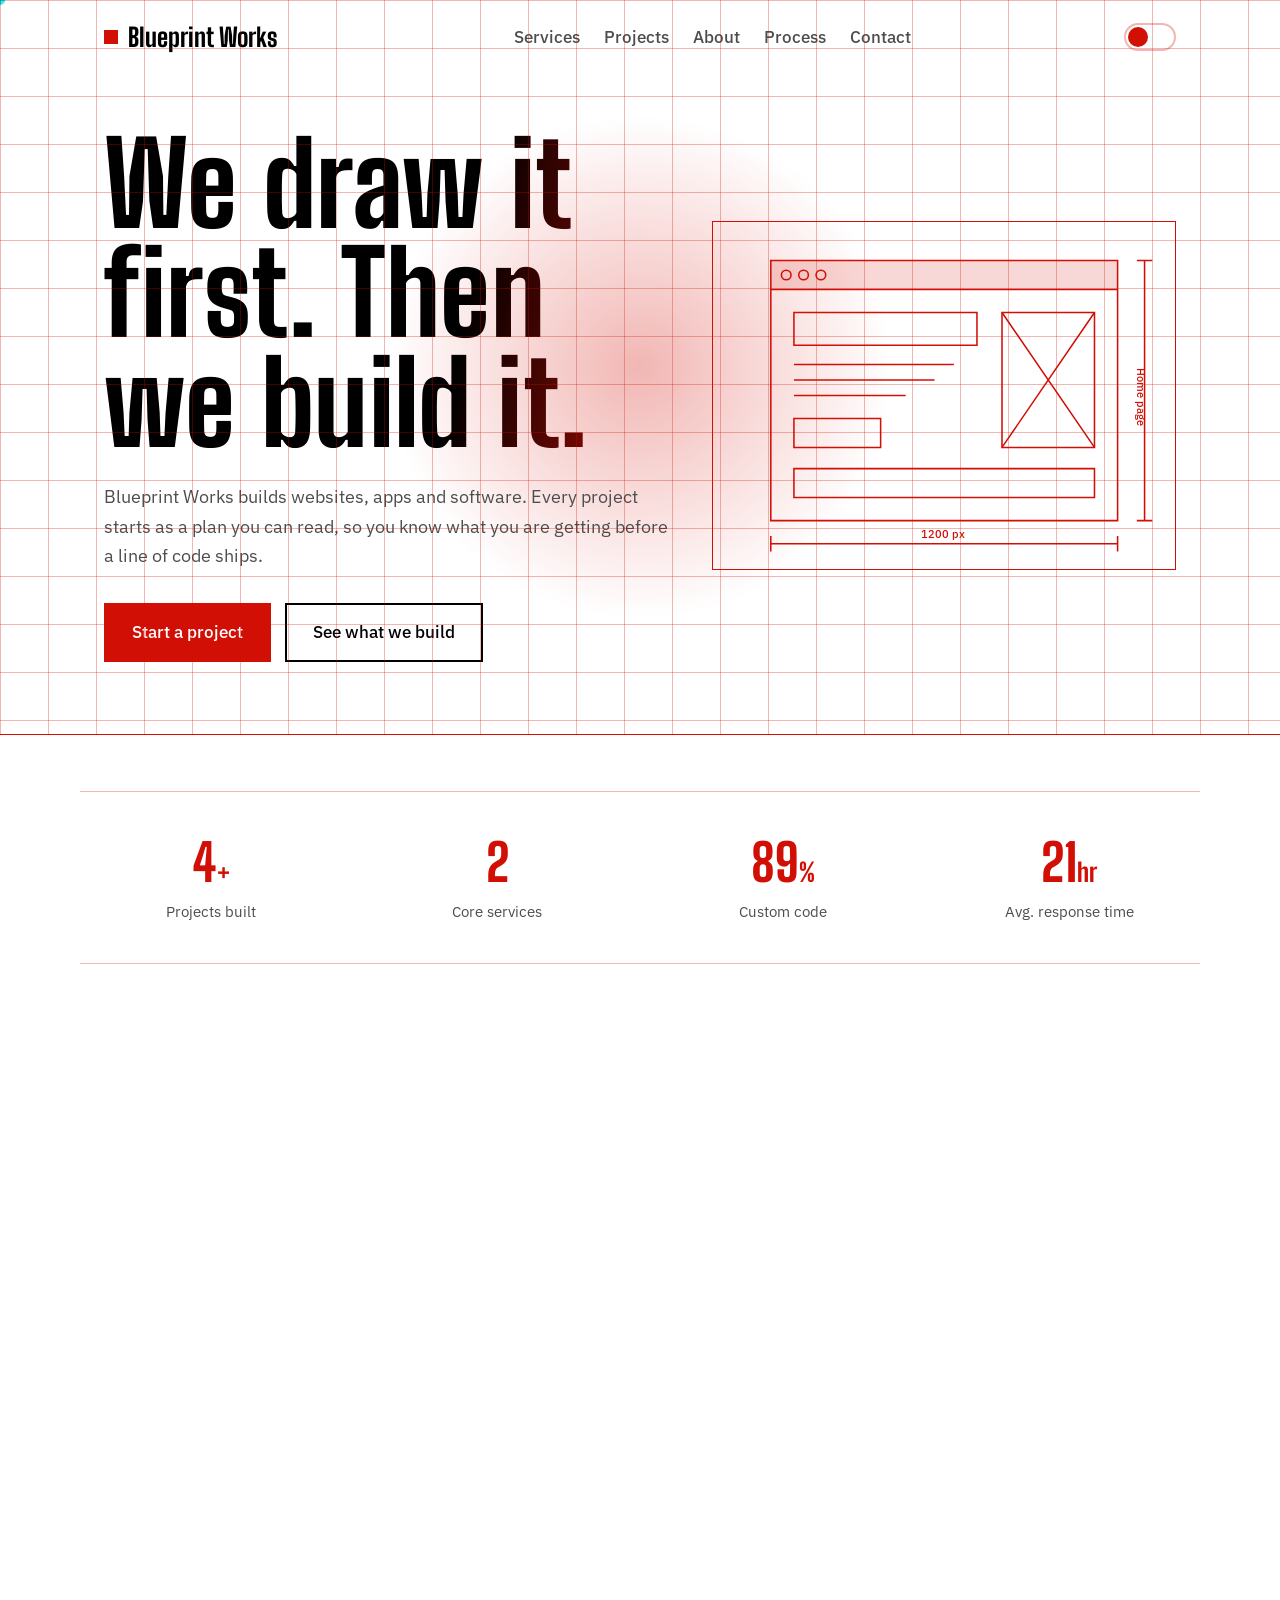
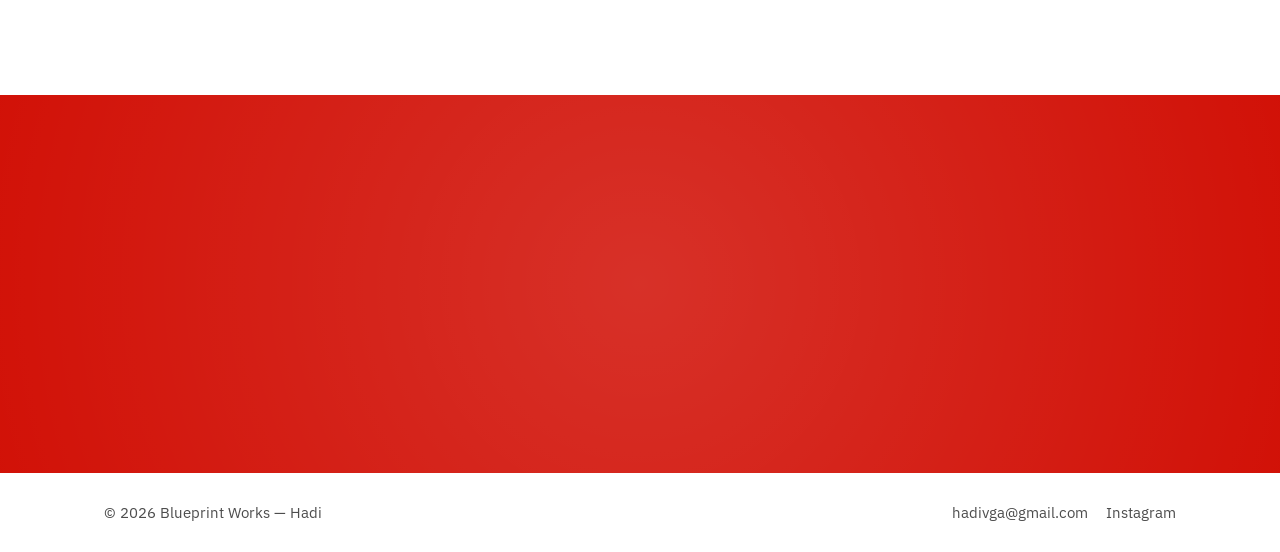
<file: index.html>
<!DOCTYPE html>
<html lang="en">
<head>
<meta charset="utf-8">
<meta name="viewport" content="width=device-width, initial-scale=1, viewport-fit=cover">
<title>Websites, apps and software | Blueprint Works</title>
<meta name="description" content="Blueprint Works builds custom websites, apps and software with clean, modern code. See what we build and start your project today.">
<meta property="og:title" content="Websites, apps and software | Blueprint Works">
<meta property="og:description" content="Blueprint Works builds custom websites, apps and software with clean, modern code. See what we build and start your project today.">
<meta property="og:type" content="website">
<meta property="og:url" content="https://blueprint-works.vercel.app/">
<meta name="twitter:card" content="summary">
<meta name="twitter:title" content="Websites, apps and software | Blueprint Works">
<meta name="twitter:description" content="Blueprint Works builds custom websites, apps and software with clean, modern code. See what we build and start your project today.">
<link rel="preconnect" href="https://fonts.googleapis.com">
<link rel="preconnect" href="https://fonts.gstatic.com" crossorigin>
<link href="https://fonts.googleapis.com/css2?family=Big+Shoulders+Display:wght@700;800&family=IBM+Plex+Sans:wght@400;500&display=swap" rel="stylesheet">
<link rel="icon" href="data:image/svg+xml,%3Csvg xmlns=%27http://www.w3.org/2000/svg%27 viewBox=%270 0 64 64%27%3E%3Crect width=%2764%27 height=%2764%27 fill=%27%23000%27/%3E%3Crect x=%2712%27 y=%2712%27 width=%2740%27 height=%2740%27 fill=%27none%27 stroke=%27%23d10f05%27 stroke-width=%274%27/%3E%3Cline x1=%2712%27 y1=%2732%27 x2=%2752%27 y2=%2732%27 stroke=%27%23d10f05%27 stroke-width=%274%27/%3E%3C/svg%3E">
<link rel="stylesheet" href="style.css">
</head>
<body>
<div class="hero">
  <div class="wrap">
    <header>
      <a class="logo" href="index.html"><i></i>Blueprint Works</a>
      <nav><a href="services.html">Services</a><a href="projects.html">Projects</a><a href="about.html">About</a><a href="process.html">Process</a><a class="keep" href="contact.html">Contact</a></nav>
      <button class="theme-toggle" id="theme-toggle" type="button" aria-label="Switch between light and dark mode"><span class="knob"></span></button>
    </header>
  </div>
  <div class="wrap hero-main" id="top">
    <div>
      <h1>We draw it first. Then we build it.</h1>
      <p>Blueprint Works builds websites, apps and software. Every project starts as a plan you can read, so you know what you are getting before a line of code ships.</p>
      <div class="btns">
        <a class="btn" href="contact.html">Start a project</a>
        <a class="btn alt" href="services.html">See what we build</a>
      </div>
    </div>
    <svg class="plan" viewBox="0 0 480 360" role="img" aria-label="Blueprint sketch of a website layout with dimension lines">
      <rect class="f" x="60" y="40" width="360" height="30"/>
      <rect class="d" pathLength="1" x="60" y="40" width="360" height="270"/>
      <path class="d" pathLength="1" d="M60 70H420"/>
      <circle class="d" pathLength="1" cx="76" cy="55" r="5"/>
      <circle class="d" pathLength="1" cx="94" cy="55" r="5"/>
      <circle class="d" pathLength="1" cx="112" cy="55" r="5"/>
      <rect class="d" pathLength="1" x="84" y="94" width="190" height="34"/>
      <path class="d" pathLength="1" d="M84 148H250M84 164H230M84 180H200"/>
      <rect class="d" pathLength="1" x="84" y="204" width="90" height="30"/>
      <rect class="d" pathLength="1" x="300" y="94" width="96" height="140"/>
      <path class="d" pathLength="1" d="M300 94L396 234M396 94L300 234"/>
      <rect class="d" pathLength="1" x="84" y="256" width="312" height="30"/>
      <path class="d" pathLength="1" d="M60 334H420M60 326V342M420 326V342"/>
      <text x="216" y="328">1200 px</text>
      <path class="d" pathLength="1" d="M448 40V310M440 40H456M440 310H456"/>
      <text x="0" y="0" transform="translate(440 182) rotate(90)" text-anchor="middle">Home page</text>
    </svg>
  </div>
</div>
<section class="stats">
  <div class="wrap stats-grid">
    <div class="stat reveal" style="--i:0"><span class="num" data-count="5">0</span><span class="plus">+</span><p>Projects built</p></div>
    <div class="stat reveal" style="--i:1"><span class="num" data-count="3">0</span><p>Core services</p></div>
    <div class="stat reveal" style="--i:2"><span class="num" data-count="100">0</span><span class="plus">%</span><p>Custom code</p></div>
    <div class="stat reveal" style="--i:3"><span class="num" data-count="24">0</span><span class="plus">hr</span><p>Avg. response time</p></div>
  </div>
</section>
<section id="build">
  <div class="wrap">
    <h2 class="reveal">What we build</h2>
    <div class="row reveal"><h3><a href="services.html">Websites</a></h3><p>Landing pages, portfolios and small business sites that load fast and read well on a phone.</p></div>
    <div class="row reveal"><h3><a href="services.html">Apps</a></h3><p>Web apps you use more than once: trackers, dashboards, calculators and internal tools.</p></div>
    <div class="row reveal"><h3><a href="services.html">Software</a></h3><p>Custom utilities and automations that take over a repetitive job so you can skip it.</p></div>
    <div class="more reveal"><a class="btn alt" href="services.html">See all services</a></div>
  </div>
</section>
<div class="cta">
  <div class="wrap reveal">
    <h2>Have something to build?</h2>
    <p>Send a few lines about your idea. We reply with questions or a first plan.</p>
    <a class="btn" href="contact.html">Start a project</a>
  </div>
</div>
<footer><div class="wrap"><span>&copy; 2026 Blueprint Works &mdash; Hadi</span><span class="foot-links"><a href="mailto:hadivga@gmail.com">hadivga@gmail.com</a><a href="https://www.instagram.com/hadi_bin_yoosuf/" target="_blank" rel="noopener">Instagram</a></span></div></footer>
<script src="script.js"></script>
</body>
</html>
</file>
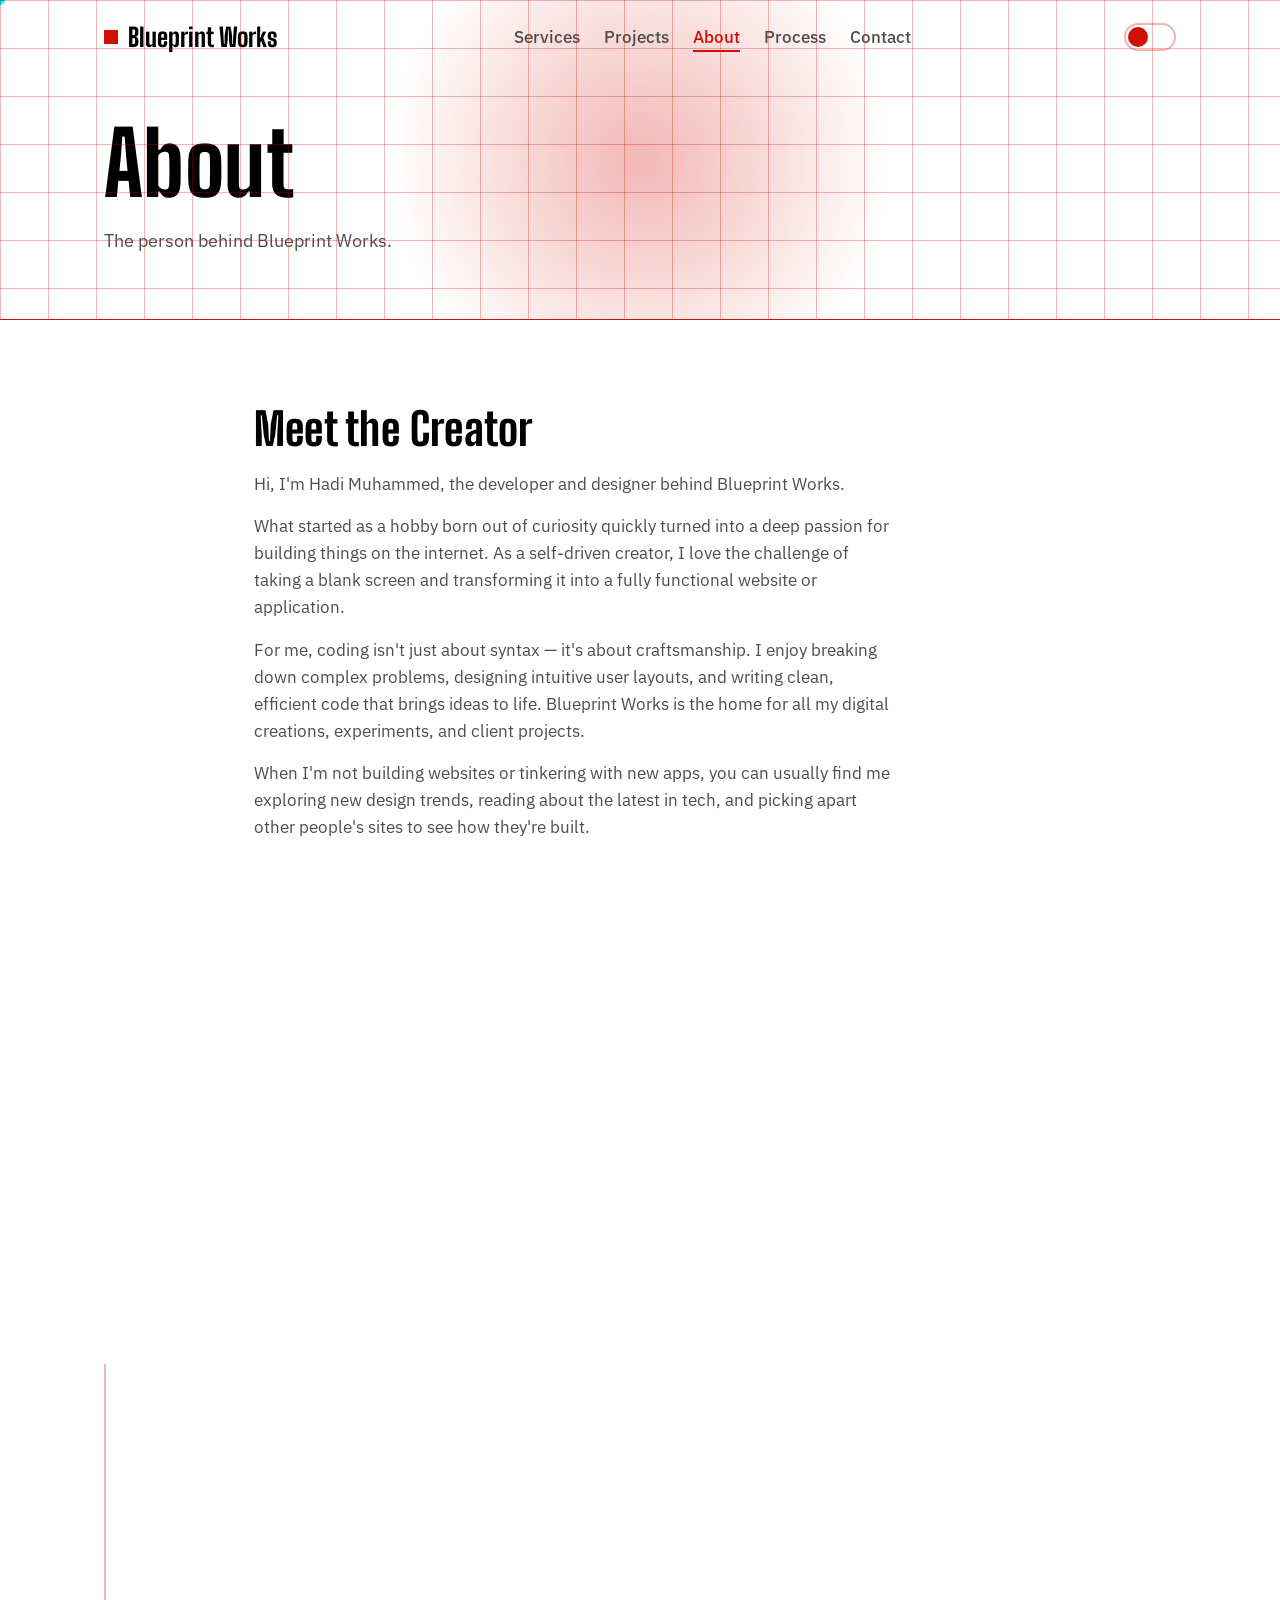
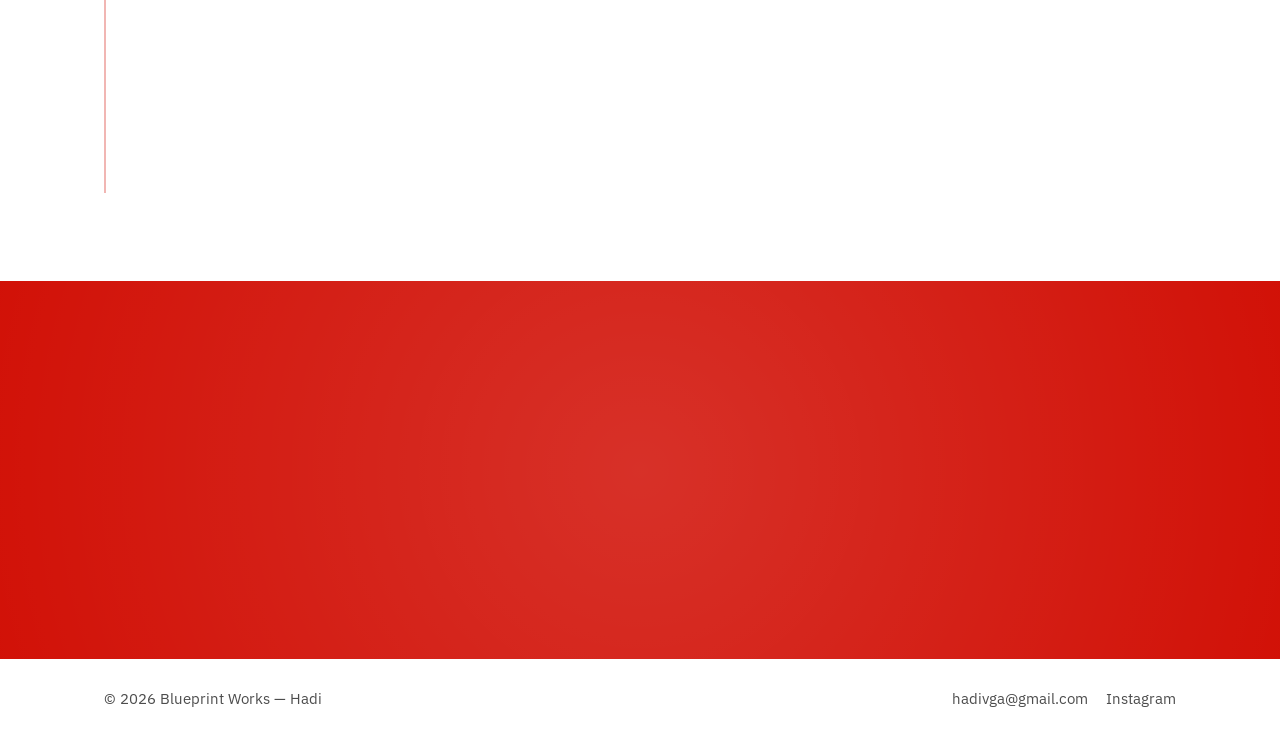
<file: about.html>
<!DOCTYPE html>
<html lang="en">
<head>
<meta charset="utf-8">
<meta name="viewport" content="width=device-width, initial-scale=1, viewport-fit=cover">
<title>About | Blueprint Works</title>
<meta name="description" content="Meet Hadi Muhammed, the developer and designer behind Blueprint Works, building websites, apps and software from a blank screen up.">
<meta property="og:title" content="About | Blueprint Works">
<meta property="og:description" content="Meet Hadi Muhammed, the developer and designer behind Blueprint Works, building websites, apps and software from a blank screen up.">
<meta property="og:type" content="website">
<meta property="og:url" content="https://blueprint-works.vercel.app/about.html">
<meta name="twitter:card" content="summary">
<meta name="twitter:title" content="About | Blueprint Works">
<meta name="twitter:description" content="Meet Hadi Muhammed, the developer and designer behind Blueprint Works, building websites, apps and software from a blank screen up.">
<link rel="preconnect" href="https://fonts.googleapis.com">
<link rel="preconnect" href="https://fonts.gstatic.com" crossorigin>
<link href="https://fonts.googleapis.com/css2?family=Big+Shoulders+Display:wght@700;800&family=IBM+Plex+Sans:wght@400;500&display=swap" rel="stylesheet">
<link rel="icon" href="data:image/svg+xml,%3Csvg xmlns=%27http://www.w3.org/2000/svg%27 viewBox=%270 0 64 64%27%3E%3Crect width=%2764%27 height=%2764%27 fill=%27%23000%27/%3E%3Crect x=%2712%27 y=%2712%27 width=%2740%27 height=%2740%27 fill=%27none%27 stroke=%27%23d10f05%27 stroke-width=%274%27/%3E%3Cline x1=%2712%27 y1=%2732%27 x2=%2752%27 y2=%2732%27 stroke=%27%23d10f05%27 stroke-width=%274%27/%3E%3C/svg%3E">
<link rel="stylesheet" href="style.css">
</head>
<body>
<div class="hero">
  <div class="wrap">
    <header>
      <a class="logo" href="index.html"><i></i>Blueprint Works</a>
      <nav><a href="services.html">Services</a><a href="projects.html">Projects</a><a aria-current="page" href="about.html">About</a><a href="process.html">Process</a><a class="keep" href="contact.html">Contact</a></nav>
      <button class="theme-toggle" id="theme-toggle" type="button" aria-label="Switch between light and dark mode"><span class="knob"></span></button>
    </header>
  </div>
  <div class="wrap page-head"><h1>About</h1><p>The person behind Blueprint Works.</p></div>
</div>

<section>
  <div class="wrap about-grid">
    <div class="reveal">
      <h2 style="font-size:clamp(2rem,4vw,2.8rem);margin-bottom:20px">Meet the Creator</h2>
      <p style="color:var(--mute);max-width:38em;margin:0 0 16px">Hi, I'm Hadi Muhammed, the developer and designer behind Blueprint Works.</p>
      <p style="color:var(--mute);max-width:38em;margin:0 0 16px">What started as a hobby born out of curiosity quickly turned into a deep passion for building things on the internet. As a self-driven creator, I love the challenge of taking a blank screen and transforming it into a fully functional website or application.</p>
      <p style="color:var(--mute);max-width:38em;margin:0 0 16px">For me, coding isn't just about syntax &mdash; it's about craftsmanship. I enjoy breaking down complex problems, designing intuitive user layouts, and writing clean, efficient code that brings ideas to life. Blueprint Works is the home for all my digital creations, experiments, and client projects.</p>
      <p style="color:var(--mute);max-width:38em;margin:0">When I'm not building websites or tinkering with new apps, you can usually find me exploring new design trends, reading about the latest in tech, and picking apart other people's sites to see how they're built.</p>
    </div>
  </div>
</section>

<section style="padding-top:0">
  <div class="wrap">
    <h2 class="reveal">Skills &amp; tools</h2>
    <div class="skills">
      <div class="skillgroup reveal" style="--i:0"><h3>Frontend</h3><div class="chips"><span class="chip">HTML5</span><span class="chip">CSS3</span><span class="chip">JavaScript</span><span class="chip">React</span></div></div>
      <div class="skillgroup reveal" style="--i:1"><h3>Design &amp; tools</h3><div class="chips"><span class="chip">Figma</span><span class="chip">Canva</span><span class="chip">Git</span><span class="chip">VS Code</span></div></div>
      <div class="skillgroup reveal" style="--i:2"><h3>Currently learning</h3><div class="chips"><span class="chip">Next.js</span><span class="chip">Backend development</span><span class="chip">UI/UX animation</span></div></div>
    </div>
  </div>
</section>

<section style="padding-top:0">
  <div class="wrap">
    <h2 class="reveal">Journey</h2>
    <ol class="timeline">
      <li class="reveal" style="--i:0"><span class="dot"></span><div><h3>Getting started</h3><p>Picked up HTML and CSS and started building small pages just to see how things worked.</p></div></li>
      <li class="reveal" style="--i:1"><span class="dot"></span><div><h3>First real projects</h3><p>Moved on to JavaScript and Python, and started building tools and apps end to end.</p></div></li>
      <li class="reveal" style="--i:2"><span class="dot"></span><div><h3>Sharing the work</h3><p>Started putting projects online for others to try, and learning from what broke.</p></div></li>
      <li class="reveal" style="--i:3"><span class="dot"></span><div><h3>Blueprint Works</h3><p>Brought the websites, apps and software work together under one name.</p></div></li>
    </ol>
  </div>
</section>

<div class="cta">
  <div class="wrap reveal">
    <h2>Have something to build?</h2>
    <p>Send a few lines about your idea. We reply with questions or a first plan.</p>
    <a class="btn" href="contact.html">Start a project</a>
  </div>
</div>
<footer><div class="wrap"><span>&copy; 2026 Blueprint Works &mdash; Hadi</span><span class="foot-links"><a href="mailto:hadivga@gmail.com">hadivga@gmail.com</a><a href="https://www.instagram.com/hadi_bin_yoosuf/" target="_blank" rel="noopener">Instagram</a></span></div></footer>
<script src="script.js"></script>
</body>
</html>
</file>
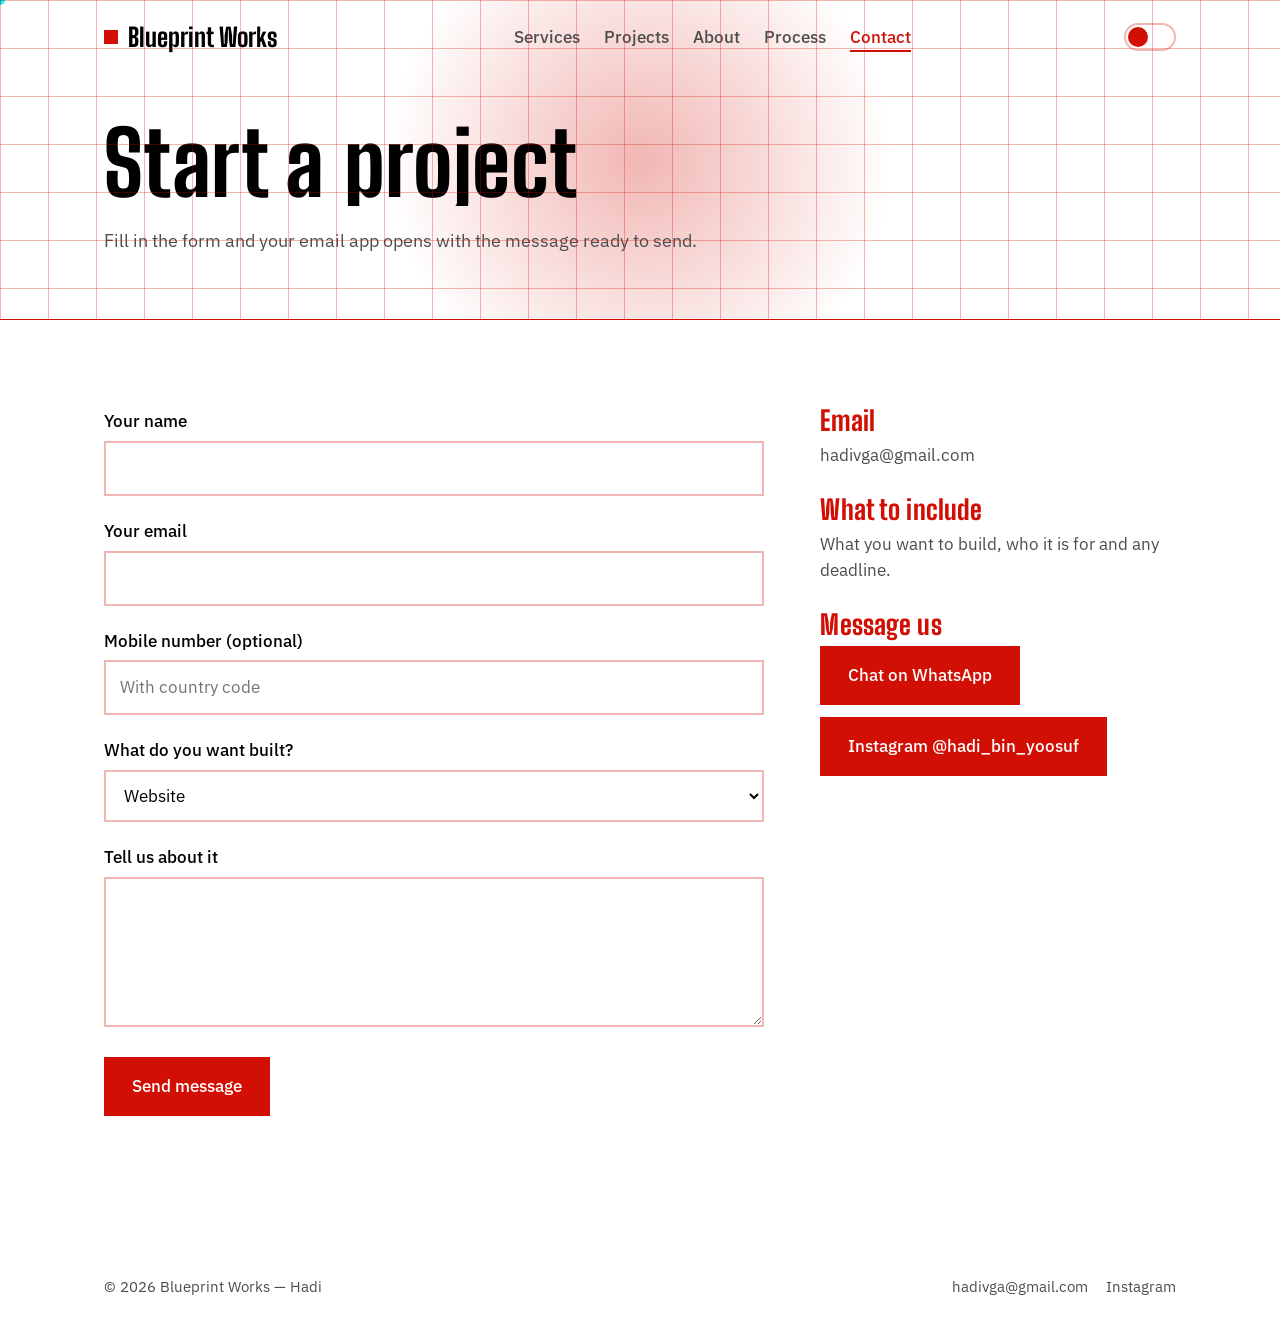
<file: contact.html>
<!DOCTYPE html>
<html lang="en">
<head>
<meta charset="utf-8">
<meta name="viewport" content="width=device-width, initial-scale=1, viewport-fit=cover">
<title>Contact | Blueprint Works</title>
<meta name="description" content="Start a website, app or software project with Blueprint Works. Reach out by form, WhatsApp, Instagram or email.">
<meta property="og:title" content="Contact | Blueprint Works">
<meta property="og:description" content="Start a website, app or software project with Blueprint Works. Reach out by form, WhatsApp, Instagram or email.">
<meta property="og:type" content="website">
<meta property="og:url" content="https://blueprint-works.vercel.app/contact.html">
<meta name="twitter:card" content="summary">
<meta name="twitter:title" content="Contact | Blueprint Works">
<meta name="twitter:description" content="Start a website, app or software project with Blueprint Works. Reach out by form, WhatsApp, Instagram or email.">
<link rel="preconnect" href="https://fonts.googleapis.com">
<link rel="preconnect" href="https://fonts.gstatic.com" crossorigin>
<link href="https://fonts.googleapis.com/css2?family=Big+Shoulders+Display:wght@700;800&family=IBM+Plex+Sans:wght@400;500&display=swap" rel="stylesheet">
<link rel="icon" href="data:image/svg+xml,%3Csvg xmlns=%27http://www.w3.org/2000/svg%27 viewBox=%270 0 64 64%27%3E%3Crect width=%2764%27 height=%2764%27 fill=%27%23000%27/%3E%3Crect x=%2712%27 y=%2712%27 width=%2740%27 height=%2740%27 fill=%27none%27 stroke=%27%23d10f05%27 stroke-width=%274%27/%3E%3Cline x1=%2712%27 y1=%2732%27 x2=%2752%27 y2=%2732%27 stroke=%27%23d10f05%27 stroke-width=%274%27/%3E%3C/svg%3E">
<link rel="stylesheet" href="style.css">
</head>
<body>
<div class="hero">
  <div class="wrap">
    <header>
      <a class="logo" href="index.html"><i></i>Blueprint Works</a>
      <nav><a href="services.html">Services</a><a href="projects.html">Projects</a><a href="about.html">About</a><a href="process.html">Process</a><a aria-current="page" class="keep" href="contact.html">Contact</a></nav>
      <button class="theme-toggle" id="theme-toggle" type="button" aria-label="Switch between light and dark mode"><span class="knob"></span></button>
    </header>
  </div>
  <div class="wrap page-head"><h1>Start a project</h1><p>Fill in the form and your email app opens with the message ready to send.</p></div>
</div>
<section>
  <div class="wrap contact-grid">
    <form id="contact-form" class="reveal" action="https://formsubmit.co/hadivga@gmail.com" method="POST">
      <input type="hidden" name="_subject" value="New project inquiry — Blueprint Works">
      <input type="hidden" name="_captcha" value="false">
      <input type="hidden" name="_template" value="table">
      <div class="field"><label for="name">Your name</label><input id="name" name="name" type="text" autocomplete="name" required></div>
      <div class="field"><label for="email">Your email</label><input id="email" name="email" type="email" autocomplete="email" required></div>
      <div class="field"><label for="phone">Mobile number (optional)</label><input id="phone" name="phone" type="tel" autocomplete="tel" placeholder="With country code"></div>
      <div class="field"><label for="type">What do you want built?</label>
        <select id="type" name="type"><option>Website</option><option>App</option><option>Software</option><option>Not sure yet</option></select></div>
      <div class="field"><label for="message">Tell us about it</label><textarea id="message" name="message" required></textarea></div>
      <button class="btn" type="submit">Send message</button>
      <p class="status" id="status" role="status" aria-live="polite"></p>
    </form>
    <aside class="side reveal" style="--i:2">
      <h3>Email</h3><p>hadivga@gmail.com</p>
      <h3>What to include</h3><p>What you want to build, who it is for and any deadline.</p>
      <h3>Message us</h3>
      <div class="social">
        <a class="btn" href="https://wa.me/919400118473?text=Hi%20Blueprint%20Works%2C%20I%20have%20a%20project" target="_blank" rel="noopener">Chat on WhatsApp</a>
        <a class="btn" href="https://instagram.com/hadi_bin_yoosuf" target="_blank" rel="noopener">Instagram @hadi_bin_yoosuf</a>
      </div>
    </aside>
  </div>
</section>
<footer><div class="wrap"><span>&copy; 2026 Blueprint Works &mdash; Hadi</span><span class="foot-links"><a href="mailto:hadivga@gmail.com">hadivga@gmail.com</a><a href="https://www.instagram.com/hadi_bin_yoosuf/" target="_blank" rel="noopener">Instagram</a></span></div></footer>
<script src="script.js"></script>
</body>
</html>
</file>
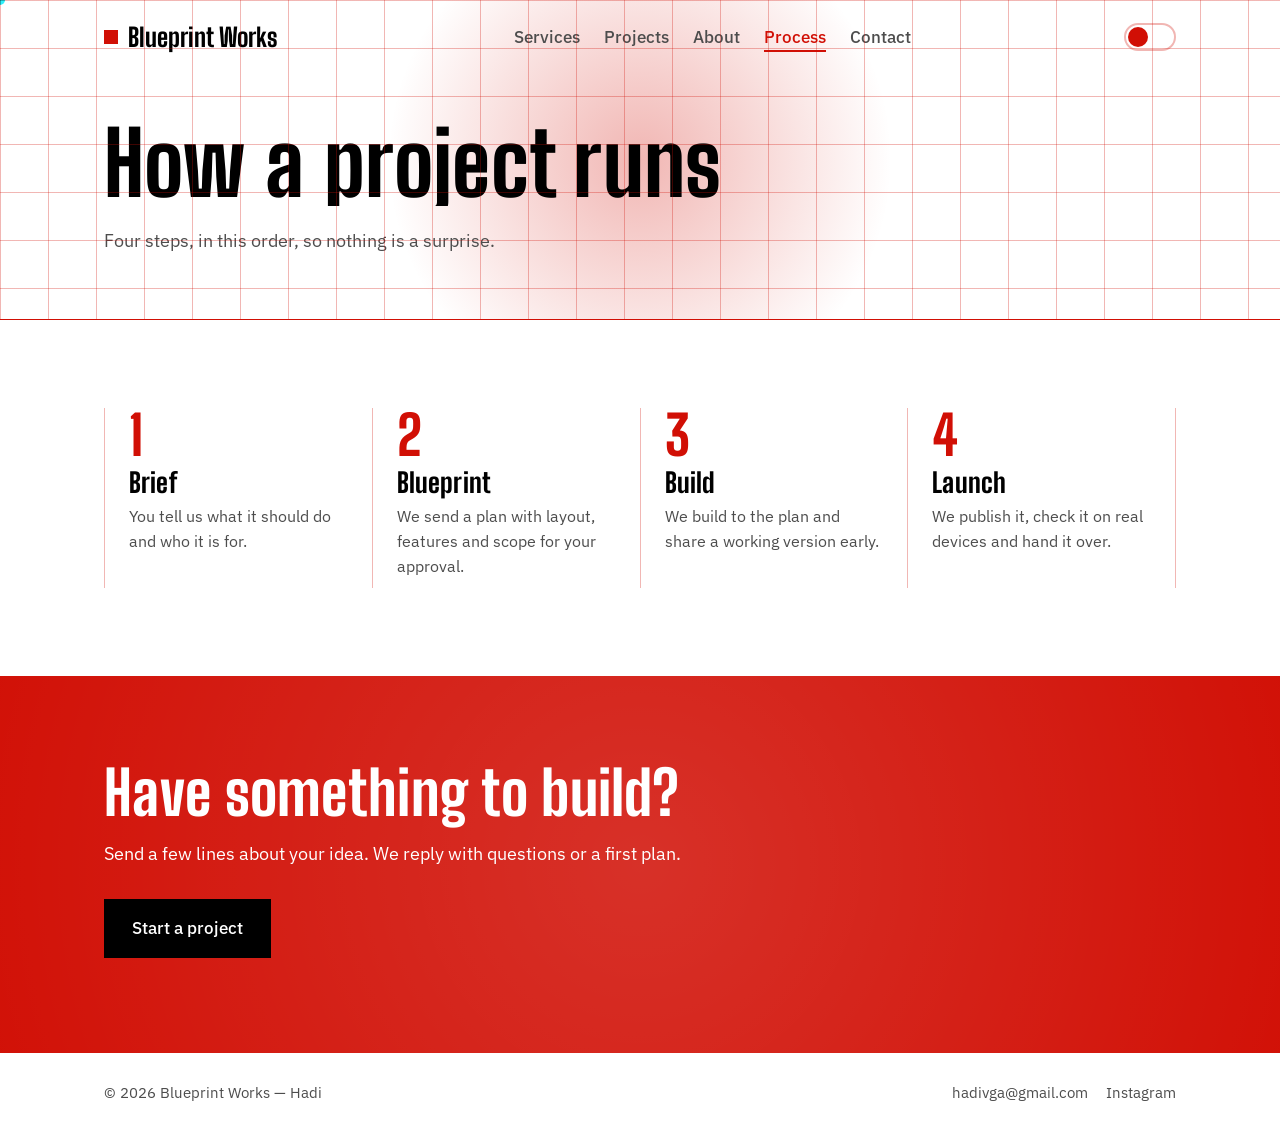
<file: process.html>
<!DOCTYPE html>
<html lang="en">
<head>
<meta charset="utf-8">
<meta name="viewport" content="width=device-width, initial-scale=1, viewport-fit=cover">
<title>Process | Blueprint Works</title>
<meta name="description" content="See how a Blueprint Works project runs: brief, blueprint, build and launch, in that order, so nothing is a surprise.">
<meta property="og:title" content="Process | Blueprint Works">
<meta property="og:description" content="See how a Blueprint Works project runs: brief, blueprint, build and launch, in that order, so nothing is a surprise.">
<meta property="og:type" content="website">
<meta property="og:url" content="https://blueprint-works.vercel.app/process.html">
<meta name="twitter:card" content="summary">
<meta name="twitter:title" content="Process | Blueprint Works">
<meta name="twitter:description" content="See how a Blueprint Works project runs: brief, blueprint, build and launch, in that order, so nothing is a surprise.">
<link rel="preconnect" href="https://fonts.googleapis.com">
<link rel="preconnect" href="https://fonts.gstatic.com" crossorigin>
<link href="https://fonts.googleapis.com/css2?family=Big+Shoulders+Display:wght@700;800&family=IBM+Plex+Sans:wght@400;500&display=swap" rel="stylesheet">
<link rel="icon" href="data:image/svg+xml,%3Csvg xmlns=%27http://www.w3.org/2000/svg%27 viewBox=%270 0 64 64%27%3E%3Crect width=%2764%27 height=%2764%27 fill=%27%23000%27/%3E%3Crect x=%2712%27 y=%2712%27 width=%2740%27 height=%2740%27 fill=%27none%27 stroke=%27%23d10f05%27 stroke-width=%274%27/%3E%3Cline x1=%2712%27 y1=%2732%27 x2=%2752%27 y2=%2732%27 stroke=%27%23d10f05%27 stroke-width=%274%27/%3E%3C/svg%3E">
<link rel="stylesheet" href="style.css">
</head>
<body>
<div class="hero">
  <div class="wrap">
    <header>
      <a class="logo" href="index.html"><i></i>Blueprint Works</a>
      <nav><a href="services.html">Services</a><a href="projects.html">Projects</a><a href="about.html">About</a><a aria-current="page" href="process.html">Process</a><a class="keep" href="contact.html">Contact</a></nav>
      <button class="theme-toggle" id="theme-toggle" type="button" aria-label="Switch between light and dark mode"><span class="knob"></span></button>
    </header>
  </div>
  <div class="wrap page-head"><h1>How a project runs</h1><p>Four steps, in this order, so nothing is a surprise.</p></div>
</div>
<section>
  <div class="wrap">
    <ol class="steps">
      <li class="reveal" style="--i:0"><b>1</b><h3>Brief</h3><p>You tell us what it should do and who it is for.</p></li>
      <li class="reveal" style="--i:1"><b>2</b><h3>Blueprint</h3><p>We send a plan with layout, features and scope for your approval.</p></li>
      <li class="reveal" style="--i:2"><b>3</b><h3>Build</h3><p>We build to the plan and share a working version early.</p></li>
      <li class="reveal" style="--i:3"><b>4</b><h3>Launch</h3><p>We publish it, check it on real devices and hand it over.</p></li>
    </ol>
  </div>
</section>
<div class="cta">
  <div class="wrap reveal">
    <h2>Have something to build?</h2>
    <p>Send a few lines about your idea. We reply with questions or a first plan.</p>
    <a class="btn" href="contact.html">Start a project</a>
  </div>
</div>
<footer><div class="wrap"><span>&copy; 2026 Blueprint Works &mdash; Hadi</span><span class="foot-links"><a href="mailto:hadivga@gmail.com">hadivga@gmail.com</a><a href="https://www.instagram.com/hadi_bin_yoosuf/" target="_blank" rel="noopener">Instagram</a></span></div></footer>
<script src="script.js"></script>
</body>
</html>
</file>
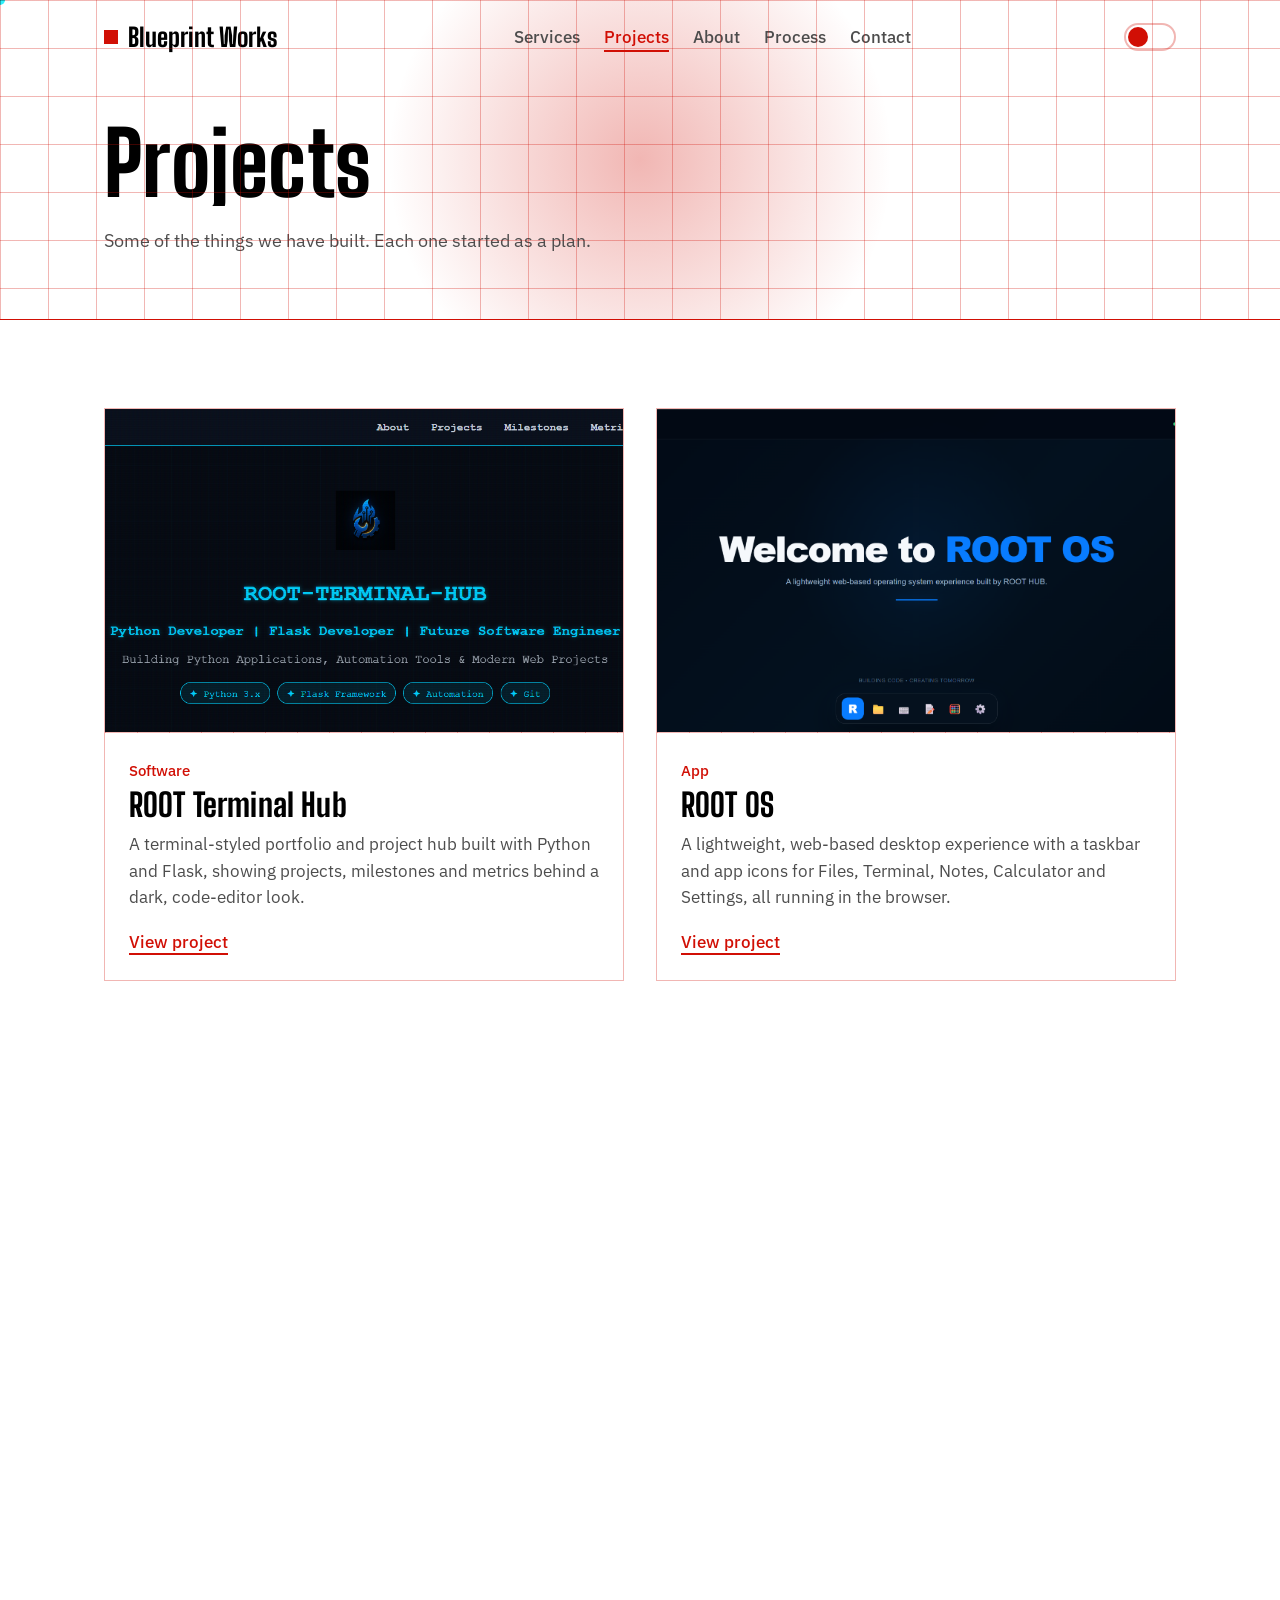
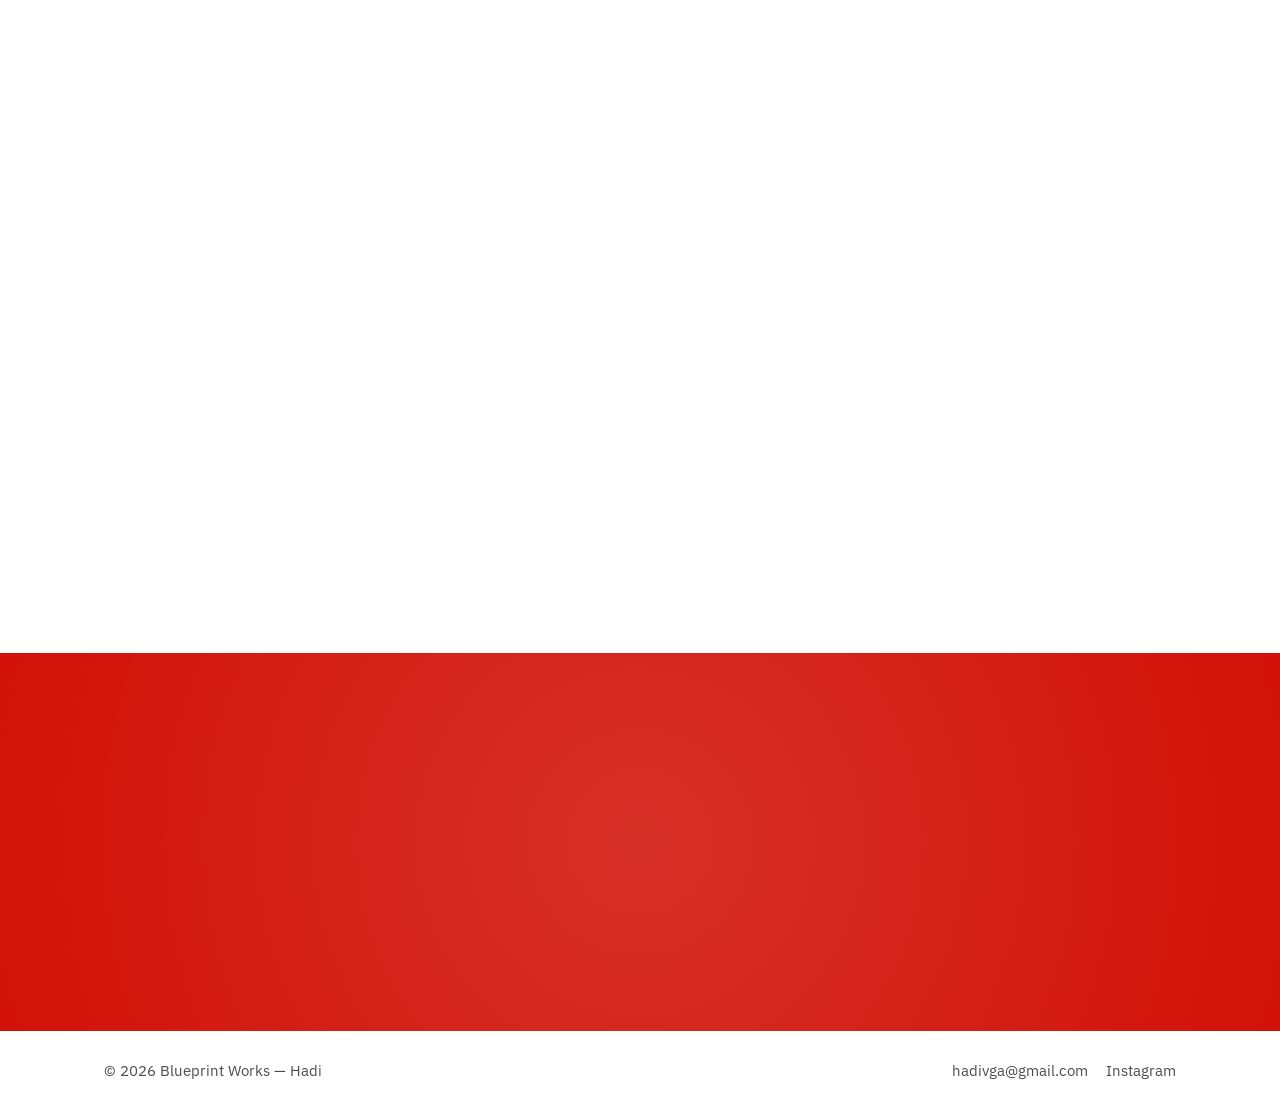
<file: projects.html>
<!DOCTYPE html>
<html lang="en">
<head>
<meta charset="utf-8">
<meta name="viewport" content="width=device-width, initial-scale=1, viewport-fit=cover">
<title>Projects | Blueprint Works</title>
<meta name="description" content="Browse real projects built by Blueprint Works, including ROOT OS, ROOT HUB, ROOT WEB, ROOT Terminal Hub and the CR7 Documentary site.">
<meta property="og:title" content="Projects | Blueprint Works">
<meta property="og:description" content="Browse real projects built by Blueprint Works, including ROOT OS, ROOT HUB, ROOT WEB, ROOT Terminal Hub and the CR7 Documentary site.">
<meta property="og:type" content="website">
<meta property="og:url" content="https://blueprint-works.vercel.app/projects.html">
<meta name="twitter:card" content="summary">
<meta name="twitter:title" content="Projects | Blueprint Works">
<meta name="twitter:description" content="Browse real projects built by Blueprint Works, including ROOT OS, ROOT HUB, ROOT WEB, ROOT Terminal Hub and the CR7 Documentary site.">
<link rel="preconnect" href="https://fonts.googleapis.com">
<link rel="preconnect" href="https://fonts.gstatic.com" crossorigin>
<link href="https://fonts.googleapis.com/css2?family=Big+Shoulders+Display:wght@700;800&family=IBM+Plex+Sans:wght@400;500&display=swap" rel="stylesheet">
<link rel="icon" href="data:image/svg+xml,%3Csvg xmlns=%27http://www.w3.org/2000/svg%27 viewBox=%270 0 64 64%27%3E%3Crect width=%2764%27 height=%2764%27 fill=%27%23000%27/%3E%3Crect x=%2712%27 y=%2712%27 width=%2740%27 height=%2740%27 fill=%27none%27 stroke=%27%23d10f05%27 stroke-width=%274%27/%3E%3Cline x1=%2712%27 y1=%2732%27 x2=%2752%27 y2=%2732%27 stroke=%27%23d10f05%27 stroke-width=%274%27/%3E%3C/svg%3E">
<link rel="stylesheet" href="style.css">
</head>
<body>
<div class="hero">
  <div class="wrap">
    <header>
      <a class="logo" href="index.html"><i></i>Blueprint Works</a>
      <nav><a href="services.html">Services</a><a aria-current="page" href="projects.html">Projects</a><a href="about.html">About</a><a href="process.html">Process</a><a class="keep" href="contact.html">Contact</a></nav>
      <button class="theme-toggle" id="theme-toggle" type="button" aria-label="Switch between light and dark mode"><span class="knob"></span></button>
    </header>
  </div>
  <div class="wrap page-head"><h1>Projects</h1><p>Some of the things we have built. Each one started as a plan.</p></div>
</div>
<section>
  <div class="wrap">
    <div class="projects">
      <article class="project reveal" style="--i:0">
        <div class="thumb"><img src="images/project1.png" alt="Screenshot of ROOT Terminal Hub"></div>
        <div class="info"><span class="tag">Software</span><h3>ROOT Terminal Hub</h3><p>A terminal-styled portfolio and project hub built with Python and Flask, showing projects, milestones and metrics behind a dark, code-editor look.</p><a class="link" href="https://root-terminal-hub.onrender.com/" target="_blank" rel="noopener">View project</a></div>
      </article>
      <article class="project reveal" style="--i:1">
        <div class="thumb"><img src="images/project2.png" alt="Screenshot of ROOT OS"></div>
        <div class="info"><span class="tag">App</span><h3>ROOT OS</h3><p>A lightweight, web-based desktop experience with a taskbar and app icons for Files, Terminal, Notes, Calculator and Settings, all running in the browser.</p><a class="link" href="https://root-os-pi.vercel.app/" target="_blank" rel="noopener">View project</a></div>
      </article>
      <article class="project reveal" style="--i:2">
        <div class="thumb"><img src="images/project3.png" alt="Screenshot of ROOT HUB"></div>
        <div class="info"><span class="tag">Website</span><h3>ROOT HUB</h3><p>A personal web toolkit landing page bringing together browser-based tools, security utilities and device information in one searchable workspace.</p><a class="link" href="https://root-hub-one.vercel.app/" target="_blank" rel="noopener">View project</a></div>
      </article>
      <article class="project reveal" style="--i:3">
        <div class="thumb"><img src="images/project4.png" alt="Screenshot of ROOT WEB"></div>
        <div class="info"><span class="tag">App</span><h3>ROOT WEB</h3><p>A search engine interface with Web, News, Images, Videos and Research tabs, plus quick topic shortcuts for famous people, news and technology.</p><a class="link" href="https://root-web-ten.vercel.app/" target="_blank" rel="noopener">View project</a></div>
      </article>
      <article class="project reveal" style="--i:4">
        <div class="thumb"><img src="images/project5.png" alt="Screenshot of CR7 Documentary"></div>
        <div class="info"><span class="tag">Website</span><h3>CR7 Documentary</h3><p>A tribute site telling Cristiano Ronaldo's story from Madeira to football history, built as a scrolling documentary-style page.</p><a class="link" href="https://cr7-documentary.vercel.app/" target="_blank" rel="noopener">View project</a></div>
      </article>
    </div>
  </div>
</section>
<div class="cta">
  <div class="wrap reveal">
    <h2>Have something to build?</h2>
    <p>Send a few lines about your idea. We reply with questions or a first plan.</p>
    <a class="btn" href="contact.html">Start a project</a>
  </div>
</div>
<footer><div class="wrap"><span>&copy; 2026 Blueprint Works &mdash; Hadi</span><span class="foot-links"><a href="mailto:hadivga@gmail.com">hadivga@gmail.com</a><a href="https://www.instagram.com/hadi_bin_yoosuf/" target="_blank" rel="noopener">Instagram</a></span></div></footer>
<script src="script.js"></script>
</body>
</html>
</file>
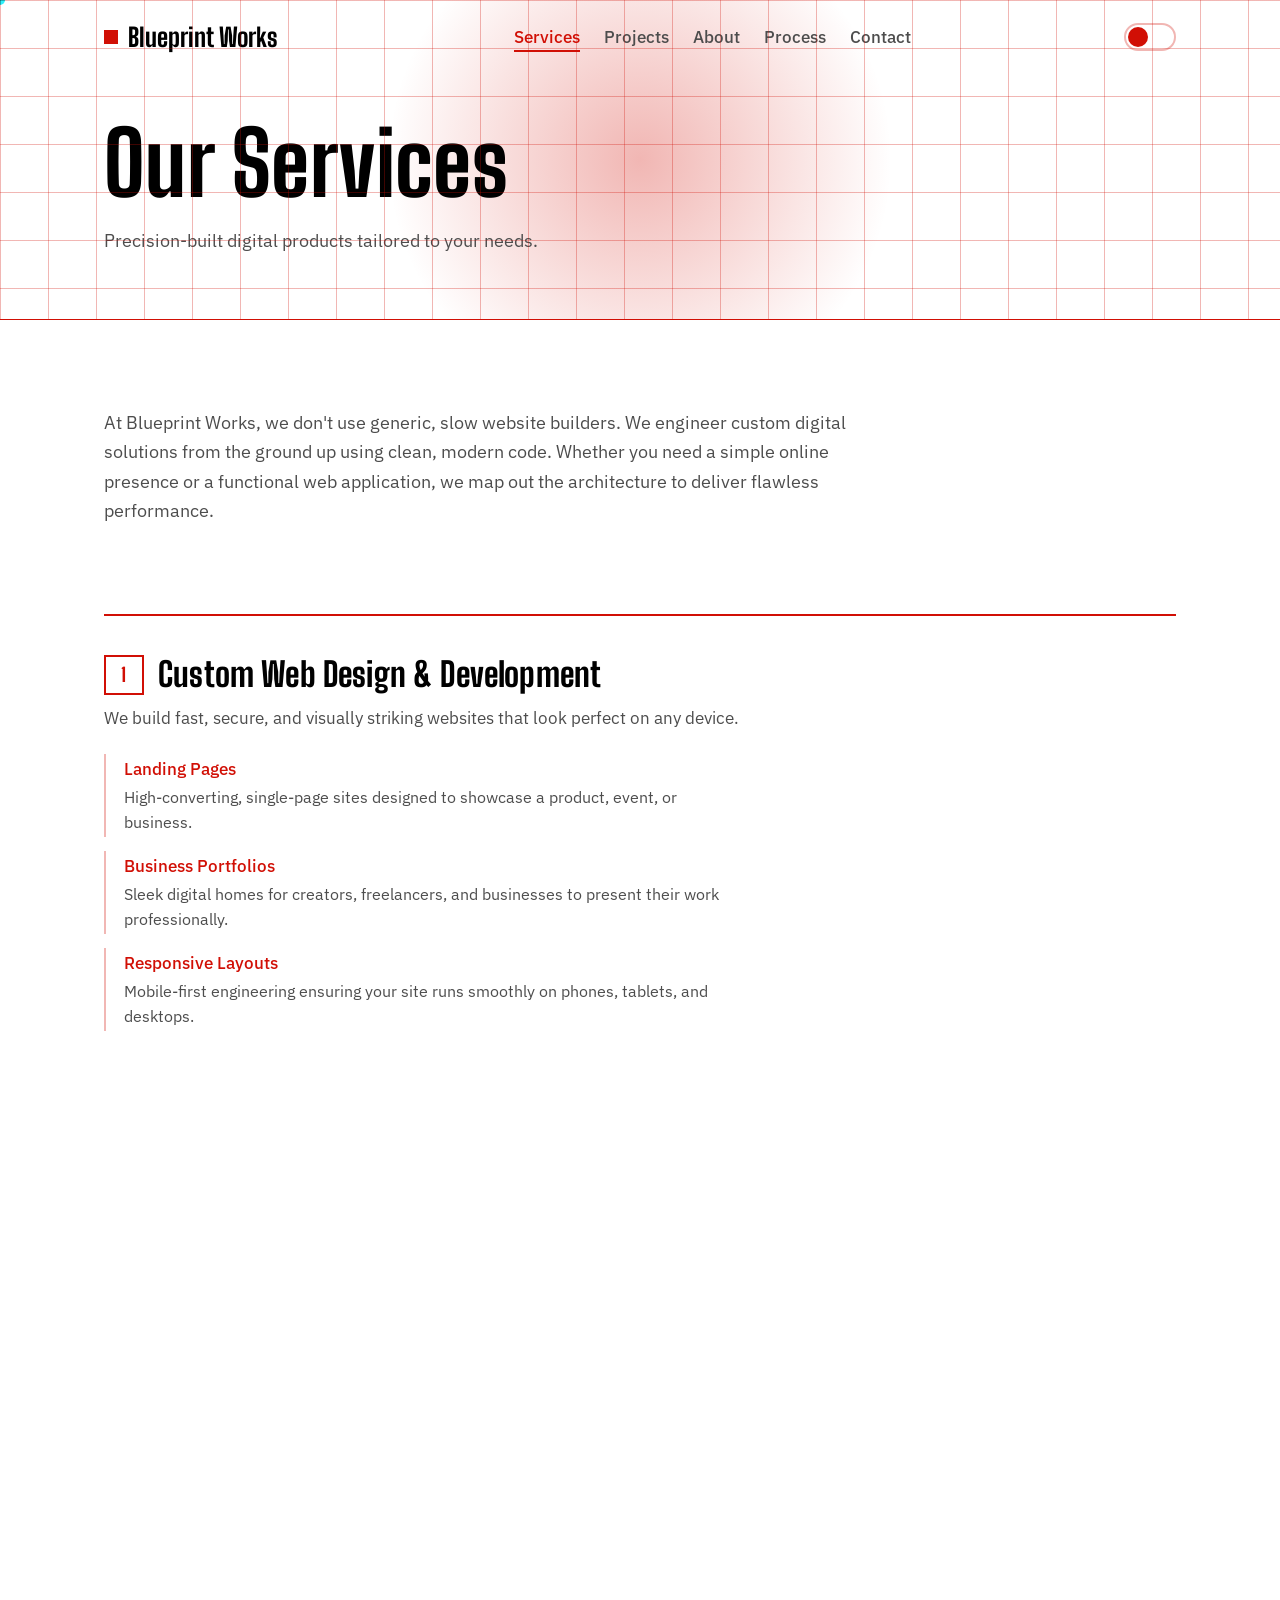
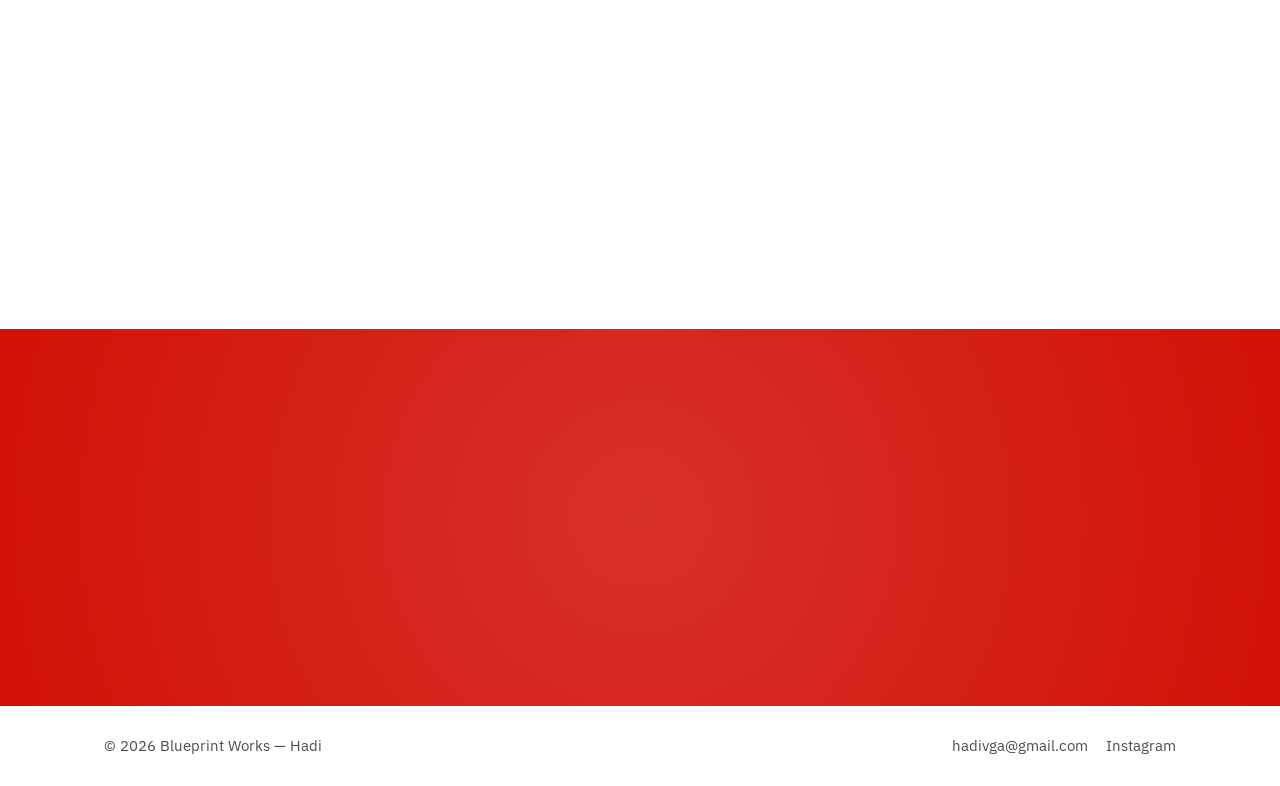
<file: services.html>
<!DOCTYPE html>
<html lang="en">
<head>
<meta charset="utf-8">
<meta name="viewport" content="width=device-width, initial-scale=1, viewport-fit=cover">
<title>Services | Blueprint Works</title>
<meta name="description" content="Custom web design, web app development, and site maintenance and optimization from Blueprint Works — fast, secure, precision-built digital products.">
<meta property="og:title" content="Services | Blueprint Works">
<meta property="og:description" content="Custom web design, web app development, and site maintenance and optimization from Blueprint Works — fast, secure, precision-built digital products.">
<meta property="og:type" content="website">
<meta property="og:url" content="https://blueprint-works.vercel.app/services.html">
<meta name="twitter:card" content="summary">
<meta name="twitter:title" content="Services | Blueprint Works">
<meta name="twitter:description" content="Custom web design, web app development, and site maintenance and optimization from Blueprint Works — fast, secure, precision-built digital products.">
<link rel="preconnect" href="https://fonts.googleapis.com">
<link rel="preconnect" href="https://fonts.gstatic.com" crossorigin>
<link href="https://fonts.googleapis.com/css2?family=Big+Shoulders+Display:wght@700;800&family=IBM+Plex+Sans:wght@400;500&display=swap" rel="stylesheet">
<link rel="icon" href="data:image/svg+xml,%3Csvg xmlns=%27http://www.w3.org/2000/svg%27 viewBox=%270 0 64 64%27%3E%3Crect width=%2764%27 height=%2764%27 fill=%27%23000%27/%3E%3Crect x=%2712%27 y=%2712%27 width=%2740%27 height=%2740%27 fill=%27none%27 stroke=%27%23d10f05%27 stroke-width=%274%27/%3E%3Cline x1=%2712%27 y1=%2732%27 x2=%2752%27 y2=%2732%27 stroke=%27%23d10f05%27 stroke-width=%274%27/%3E%3C/svg%3E">
<link rel="stylesheet" href="style.css">
</head>
<body>
<div class="hero">
  <div class="wrap">
    <header>
      <a class="logo" href="index.html"><i></i>Blueprint Works</a>
      <nav><a aria-current="page" href="services.html">Services</a><a href="projects.html">Projects</a><a href="about.html">About</a><a href="process.html">Process</a><a class="keep" href="contact.html">Contact</a></nav>
      <button class="theme-toggle" id="theme-toggle" type="button" aria-label="Switch between light and dark mode"><span class="knob"></span></button>
    </header>
  </div>
  <div class="wrap page-head"><h1>Our Services</h1><p>Precision-built digital products tailored to your needs.</p></div>
</div>

<section>
  <div class="wrap">
    <p class="reveal" style="color:var(--mute);max-width:42em;font-size:1.15rem;margin:0">At Blueprint Works, we don't use generic, slow website builders. We engineer custom digital solutions from the ground up using clean, modern code. Whether you need a simple online presence or a functional web application, we map out the architecture to deliver flawless performance.</p>
  </div>
</section>

<section style="padding-top:0">
  <div class="wrap">
    <div class="service-block row reveal">
      <h3><span class="num">1</span> Custom Web Design &amp; Development</h3>
      <p>We build fast, secure, and visually striking websites that look perfect on any device.</p>
      <ul class="sub">
        <li><b>Landing Pages</b><span>High-converting, single-page sites designed to showcase a product, event, or business.</span></li>
        <li><b>Business Portfolios</b><span>Sleek digital homes for creators, freelancers, and businesses to present their work professionally.</span></li>
        <li><b>Responsive Layouts</b><span>Mobile-first engineering ensuring your site runs smoothly on phones, tablets, and desktops.</span></li>
      </ul>
    </div>
    <div class="service-block row reveal">
      <h3><span class="num">2</span> Web Application Development</h3>
      <p>We create interactive, feature-rich tools that solve specific problems and automate tasks.</p>
      <ul class="sub">
        <li><b>Interactive Utilities</b><span>Custom calculators, forms, dashboards, and automated toolsets.</span></li>
        <li><b>Dynamic Frontend Apps</b><span>User-focused applications with smooth animations and instant data loading.</span></li>
        <li><b>API Integration</b><span>Connecting your application to modern cloud services, databases, and third-party tools.</span></li>
      </ul>
    </div>
    <div class="service-block row reveal">
      <h3><span class="num">3</span> Maintenance &amp; Optimization</h3>
      <p>We fine-tune existing websites to make them faster, safer, and highly visible.</p>
      <ul class="sub">
        <li><b>Speed Optimization</b><span>Cleaning up legacy code and compressing assets to make pages load instantly.</span></li>
        <li><b>SEO Foundation</b><span>Setting up proper meta tags, structural HTML, and clean layouts so search engines index your site easily.</span></li>
      </ul>
    </div>
  </div>
</section>

<div class="cta">
  <div class="wrap reveal">
    <h2>Have something to build?</h2>
    <p>Send a few lines about your idea. We reply with questions or a first plan.</p>
    <a class="btn" href="contact.html">Start a project</a>
  </div>
</div>
<footer><div class="wrap"><span>&copy; 2026 Blueprint Works &mdash; Hadi</span><span class="foot-links"><a href="mailto:hadivga@gmail.com">hadivga@gmail.com</a><a href="https://www.instagram.com/hadi_bin_yoosuf/" target="_blank" rel="noopener">Instagram</a></span></div></footer>
<script src="script.js"></script>
</body>
</html>
</file>
<file: style.css>
:root{--bg:#fff;--fg:#000;--mute:#4d4d4d;--red:#d10f05;--line:rgba(209,15,5,.3);--on-red:#fff;--band:#d10f05;--btn:#000;--btn-fg:#fff;
box-sizing:border-box;padding-top:env(safe-area-inset-top,0px);padding-bottom:env(safe-area-inset-bottom,0px)}
@media (prefers-color-scheme:dark){:root:not([data-theme="light"]){--bg:#000;--fg:#f4f4f4;--mute:#a3a3a3;--red:#ff2a1f;--line:rgba(255,42,31,.3);--band:#e10600}}
:root[data-theme="dark"]{--bg:#000;--fg:#f4f4f4;--mute:#a3a3a3;--red:#ff2a1f;--line:rgba(255,42,31,.3);--band:#e10600}
html{scroll-padding-top:env(safe-area-inset-top,0px);scroll-behavior:smooth}
*,*::before,*::after{box-sizing:border-box}
body{margin:0;background:var(--bg);color:var(--fg);font:400 1.05rem/1.6 "IBM Plex Sans",system-ui,-apple-system,"Segoe UI",sans-serif}
h1,h2,h3{font-family:"Big Shoulders Display","Arial Narrow",Impact,sans-serif;font-weight:800;line-height:.95;margin:0;letter-spacing:.005em}
a{color:inherit}
:focus-visible{outline:3px solid var(--red);outline-offset:3px}
.wrap{max-width:1120px;margin:0 auto;padding:0 24px}
header{display:flex;justify-content:space-between;align-items:center;padding:22px 0}
.logo{font:800 1.6rem "Big Shoulders Display","Arial Narrow",Impact,sans-serif;text-decoration:none;display:flex;align-items:center;gap:10px}
.logo i{width:14px;height:14px;background:var(--red);display:block}
nav a{margin-left:24px;text-decoration:none;color:var(--mute);font-weight:500}
nav a:hover{color:var(--red)}
.hero{background-image:linear-gradient(var(--line) 1px,transparent 1px),linear-gradient(90deg,var(--line) 1px,transparent 1px);background-size:48px 48px;border-bottom:1px solid var(--red)}
.hero-main{display:grid;grid-template-columns:1.1fr .9fr;gap:40px;align-items:center;padding-top:56px;padding-bottom:72px}
.hero h1{font-size:clamp(3.4rem,9vw,7.2rem)}
.hero p{max-width:34em;color:var(--mute);font-size:1.15rem;margin:24px 0 32px}
.btns{display:flex;gap:14px;flex-wrap:wrap}
.btn{display:inline-block;padding:14px 26px;background:var(--red);color:var(--on-red);font-weight:500;text-decoration:none;border:2px solid var(--red)}
.btn.alt{background:transparent;color:var(--fg);border-color:var(--fg)}
.btn:hover{filter:brightness(1.12)}
.plan{width:100%;height:auto;color:var(--red);background:var(--bg);border:1px solid var(--red)}
.plan .d{fill:none;stroke:currentColor;stroke-width:1.6;stroke-dasharray:1;stroke-dashoffset:1;animation:draw 1.8s ease-out forwards}
.plan text{fill:currentColor;font:500 11px "IBM Plex Sans",sans-serif}
.plan .f{fill:currentColor;opacity:.16}
@keyframes draw{to{stroke-dashoffset:0}}
@media (prefers-reduced-motion:reduce){.plan .d{animation:none;stroke-dashoffset:0}html{scroll-behavior:auto}}
section{padding:88px 0}
h2{font-size:clamp(2.4rem,5vw,3.8rem);margin-bottom:40px}
.row{display:grid;grid-template-columns:1fr 1.4fr;gap:24px;padding:30px 0;border-top:1px solid var(--line)}
.row:last-child{border-bottom:1px solid var(--line)}
.row h3{font-size:2.4rem;color:var(--red)}
.row p{margin:0;color:var(--mute);max-width:34em}
.steps{list-style:none;margin:0;padding:0;display:grid;grid-template-columns:repeat(4,1fr);border-left:1px solid var(--line)}
.steps li{padding:0 24px 8px;border-right:1px solid var(--line)}
.steps b{display:block;font:800 3.4rem "Big Shoulders Display","Arial Narrow",Impact,sans-serif;color:var(--red);line-height:1}
.steps h3{font-size:1.7rem;margin:8px 0}
.steps p{margin:0;color:var(--mute);font-size:.98rem}
.cta{background:var(--band);color:var(--on-red);padding:88px 0}
.cta h2{margin-bottom:18px}
.cta p{max-width:32em;margin:0 0 30px;font-size:1.15rem}
.cta .btn{background:var(--btn);color:var(--btn-fg);border-color:var(--btn)}
.cta :focus-visible{outline-color:#fff}
footer{padding:28px 0;color:var(--mute);font-size:.92rem}
footer .wrap{display:flex;justify-content:space-between;flex-wrap:wrap;gap:8px}
@media (max-width:860px){
.hero-main{grid-template-columns:1fr;padding-top:32px;padding-bottom:48px}
.row{grid-template-columns:1fr;gap:8px}
.steps{grid-template-columns:1fr 1fr;row-gap:32px}
section,.cta{padding:60px 0}
nav a:not(.keep){display:none}
}
@media (max-width:480px){.steps{grid-template-columns:1fr}}

/* ---------- Multi-page additions ---------- */
header{flex-wrap:wrap;gap:8px 24px}
nav a[aria-current="page"]{color:var(--red)}
.page-head{padding:48px 24px 64px}
.page-head h1{font-size:clamp(3rem,8vw,5.5rem)}
.page-head p{max-width:34em;color:var(--mute);font-size:1.15rem;margin:20px 0 0}
.row h3 a{text-decoration:none}
.row h3 a:hover{text-decoration:underline}
.more{margin-top:32px}
.contact-grid{display:grid;grid-template-columns:1.3fr .7fr;gap:56px;align-items:start}
form label{display:block;font-weight:500;margin:0 0 6px}
form .field{margin-bottom:22px}
form input,form select,form textarea{width:100%;font:inherit;color:var(--fg);background:transparent;border:2px solid var(--line);padding:12px 14px;border-radius:0;transition:border-color .2s}
form select option{color:#000}
form input:hover,form select:hover,form textarea:hover{border-color:var(--red)}
form input:focus,form select:focus,form textarea:focus{outline:none;border-color:var(--red);box-shadow:0 0 0 3px var(--line)}
form textarea{min-height:150px;resize:vertical}
form button.btn{font:inherit;font-weight:500;cursor:pointer}
.status{margin:16px 0 0;min-height:1.6em;color:var(--red);font-weight:500}
.side h3{font-size:1.7rem;color:var(--red);margin:0 0 8px}
.side p{margin:0 0 28px;color:var(--mute)}

/* ---------- Animation ---------- */
@keyframes rise{from{opacity:0;transform:translateY(28px)}to{opacity:1;transform:none}}
.hero h1,.page-head h1{animation:rise .9s cubic-bezier(.2,.7,.2,1) both}
.hero-main p,.page-head p{animation:rise .9s .15s cubic-bezier(.2,.7,.2,1) both}
.btns{animation:rise .9s .3s cubic-bezier(.2,.7,.2,1) both}
.js .reveal{opacity:0;transform:translateY(28px);transition:opacity .7s ease,transform .7s cubic-bezier(.2,.7,.2,1);transition-delay:calc(var(--i,0)*100ms)}
.js .reveal.in{opacity:1;transform:none}
.row{position:relative}
.row::before{content:"";position:absolute;left:0;top:-1px;height:2px;width:0;background:var(--red);transition:width .9s ease}
.row.in::before{width:100%}
.btn{transition:transform .2s ease,filter .2s ease}
.btn:hover{transform:translateY(-3px)}
@media (prefers-reduced-motion:reduce){
.hero h1,.hero-main p,.page-head h1,.page-head p,.btns{animation:none}
.js .reveal{opacity:1;transform:none;transition:none}
.row::before{transition:none}
.btn:hover{transform:none}
}
@media (max-width:860px){
nav a:not(.keep){display:inline}
nav a{margin-left:0;margin-right:18px}
.contact-grid{grid-template-columns:1fr;gap:40px}
}

/* Social buttons */
.social{display:flex;flex-direction:column;gap:12px;align-items:flex-start}

/* ---------- Projects ---------- */
.projects{display:grid;grid-template-columns:repeat(2,1fr);gap:32px}
.project{border:1px solid var(--line)}
.project:hover{border-color:var(--red)}
.js .project.reveal.in:hover,.project:hover{transform:translateY(-4px)}
.thumb{aspect-ratio:16/10;border-bottom:1px solid var(--line);background-image:linear-gradient(var(--line) 1px,transparent 1px),linear-gradient(90deg,var(--line) 1px,transparent 1px);background-size:32px 32px;overflow:hidden}
.thumb img{width:100%;height:100%;object-fit:cover;display:block}
.project .info{padding:24px}
.project .tag{display:inline-block;color:var(--red);font-weight:500;font-size:.92rem;margin-bottom:8px}
.project h3{font-size:2rem;margin:0 0 10px}
.project p{margin:0 0 18px;color:var(--mute)}
.project .link{color:var(--red);font-weight:500;text-decoration:none;border-bottom:2px solid var(--red)}
@media (max-width:860px){.projects{grid-template-columns:1fr}}
@media (prefers-reduced-motion:reduce){.js .project.reveal.in:hover,.project:hover{transform:none}}


/* ---------- About page ---------- */
.about-grid{max-width:820px}
.skills{display:grid;grid-template-columns:repeat(3,1fr);gap:32px}
.skillgroup h3{font-size:1.7rem;color:var(--red);margin:0 0 14px}
.chips{display:flex;flex-wrap:wrap;gap:8px}
.chip{border:1px solid var(--line);padding:6px 14px;font-size:.92rem;color:var(--fg)}
.timeline{list-style:none;margin:0;padding:0;border-left:2px solid var(--line)}
.timeline li{position:relative;padding:0 0 40px 32px}
.timeline li:last-child{padding-bottom:0}
.timeline .dot{position:absolute;left:-7px;top:4px;width:12px;height:12px;background:var(--red);border-radius:50%}
.timeline h3{font-size:1.6rem;margin:0 0 6px}
.timeline p{margin:0;color:var(--mute);max-width:34em}
@media (max-width:860px){.skills{grid-template-columns:1fr}}

/* ---------- Polished animation pass ---------- */
html{scroll-behavior:smooth}
body{opacity:0}
body.ready{opacity:1;transition:opacity .5s ease}
.hero{position:relative;overflow:hidden}
.hero::after{content:"";position:absolute;inset:0;background-image:linear-gradient(var(--line) 1px,transparent 1px),linear-gradient(90deg,var(--line) 1px,transparent 1px);background-size:48px 48px;pointer-events:none}
.hero{background-image:none}
.logo i{transition:transform .4s cubic-bezier(.34,1.56,.64,1),background .3s}
.logo:hover i{transform:rotate(90deg) scale(1.2)}
nav a{position:relative;transition:color .25s}
nav a::after{content:"";position:absolute;left:0;right:100%;bottom:-4px;height:2px;background:var(--red);transition:right .3s cubic-bezier(.2,.7,.2,1)}
nav a:hover::after,nav a[aria-current="page"]::after{right:0}
.hero h1,.page-head h1{animation:rise 1s cubic-bezier(.16,1,.3,1) both}
.hero-main p,.page-head p{animation:rise 1s .12s cubic-bezier(.16,1,.3,1) both}
.btns{animation:rise 1s .24s cubic-bezier(.16,1,.3,1) both}
.js .reveal{opacity:0;transform:translateY(36px) scale(.985);transition:opacity .8s cubic-bezier(.16,1,.3,1),transform .8s cubic-bezier(.16,1,.3,1);transition-delay:calc(var(--i,0)*90ms)}
.js .reveal.in{opacity:1;transform:none}
.btn{position:relative;overflow:hidden;transition:transform .35s cubic-bezier(.34,1.56,.64,1),box-shadow .35s ease,filter .2s ease}
.btn::before{content:"";position:absolute;inset:0;background:linear-gradient(115deg,transparent 30%,rgba(255,255,255,.35) 50%,transparent 70%);transform:translateX(-120%);transition:transform .6s ease}
.btn:hover{transform:translateY(-4px);box-shadow:0 14px 28px -12px var(--red)}
.btn:hover::before{transform:translateX(120%)}
.btn:active{transform:translateY(-1px) scale(.98)}
.row{transition:padding-left .4s cubic-bezier(.2,.7,.2,1)}
.row:hover{padding-left:12px}
.row h3{transition:color .3s}
.steps li{transition:transform .4s cubic-bezier(.2,.7,.2,1)}
.steps li:hover{transform:translateY(-6px)}
.steps b{transition:transform .4s cubic-bezier(.34,1.56,.64,1)}
.steps li:hover b{transform:scale(1.12)}
.project{transition:transform .45s cubic-bezier(.2,.7,.2,1),border-color .3s,box-shadow .45s ease}
.project:hover{transform:translateY(-6px);box-shadow:0 20px 40px -20px rgba(0,0,0,.5)}
.thumb img{transition:transform .6s cubic-bezier(.2,.7,.2,1)}
.project:hover .thumb img{transform:scale(1.06)}
.chip{transition:background .3s,color .3s,transform .3s}
.chip:hover{background:var(--red);color:var(--on-red);transform:translateY(-2px)}
.timeline .dot{transition:transform .3s,box-shadow .3s}
.timeline li:hover .dot{transform:scale(1.3);box-shadow:0 0 0 6px var(--line)}
.plan{transition:transform .5s ease}
@media (prefers-reduced-motion:reduce){
body{opacity:1}
.logo:hover i,.btn:hover,.btn:active,.row:hover,.steps li:hover,.steps li:hover b,.project:hover,.project:hover .thumb img,.chip:hover,.timeline li:hover .dot{transform:none;box-shadow:none}
.btn::before{display:none}
}

/* ---------- Extra flair ---------- */
.scroll-progress{position:fixed;top:0;left:0;height:3px;width:0;background:var(--red);z-index:50;transition:width .1s linear;box-shadow:0 0 8px var(--red)}
.hero{--mx:50%;--my:50%}
.hero::before{content:"";position:absolute;inset:0;background:radial-gradient(360px circle at var(--mx) var(--my),var(--line),transparent 70%);pointer-events:none;transition:opacity .3s}
.logo i{position:relative;box-shadow:0 0 0 0 var(--red);animation:pulse 2.4s ease-out infinite}
@keyframes pulse{0%{box-shadow:0 0 0 0 rgba(209,15,5,.55)}70%{box-shadow:0 0 0 10px rgba(209,15,5,0)}100%{box-shadow:0 0 0 0 rgba(209,15,5,0)}}
h2.reveal{position:relative;display:inline-block;padding-bottom:14px}
h2.reveal::after{content:"";position:absolute;left:0;bottom:0;height:3px;width:36px;background:var(--red);transform:scaleX(0);transform-origin:left;transition:transform .7s cubic-bezier(.16,1,.3,1) .3s}
h2.reveal.in::after{transform:scaleX(1)}
.hero h1{background:linear-gradient(100deg,var(--fg) 30%,var(--red) 50%,var(--fg) 70%);background-size:220% auto;-webkit-background-clip:text;background-clip:text;-webkit-text-fill-color:transparent;animation:rise 1s cubic-bezier(.16,1,.3,1) both,sheen 6s ease-in-out 1.2s infinite}
@keyframes sheen{0%,100%{background-position:0% center}50%{background-position:100% center}}
.project,.row{transform-style:preserve-3d;perspective:800px}
.cta{position:relative;overflow:hidden}
.cta::before{content:"";position:absolute;inset:-40%;background:radial-gradient(circle,rgba(255,255,255,.14),transparent 60%);animation:pan 10s ease-in-out infinite}
@keyframes pan{0%,100%{transform:translate(-8%,-8%)}50%{transform:translate(8%,8%)}}
.btn{isolation:isolate}
.ripple{position:absolute;border-radius:50%;background:rgba(255,255,255,.5);transform:scale(0);animation:rippleFx .6s ease-out;pointer-events:none}
@keyframes rippleFx{to{transform:scale(3);opacity:0}}
@media (prefers-reduced-motion:reduce){
.scroll-progress{transition:none}
.hero::before{display:none}
.logo i{animation:none}
.hero h1{animation:rise 1s cubic-bezier(.16,1,.3,1) both;background:none;-webkit-text-fill-color:currentColor}
.cta::before{animation:none;display:none}
h2.reveal::after{transition:none}
}

/* ---------- Even more polish ---------- */
body{transition:opacity .35s ease}
body.leaving{opacity:0}
.cursor-dot{position:fixed;top:0;left:0;width:10px;height:10px;border-radius:50%;background:var(--red);pointer-events:none;z-index:60;transform:translate(-50%,-50%);transition:width .25s,height .25s,background .25s;mix-blend-mode:difference}
.cursor-dot.big{width:34px;height:34px;background:var(--fg)}
.particle{position:absolute;bottom:-10px;width:4px;height:4px;border-radius:50%;background:var(--red);opacity:.5;animation:floatup linear infinite;pointer-events:none}
@keyframes floatup{to{transform:translateY(-420px);opacity:0}}
nav a{opacity:0;animation:navin .5s cubic-bezier(.16,1,.3,1) forwards}
@keyframes navin{to{opacity:1}}
.btn.magnetic{transition:transform .15s ease-out,box-shadow .35s ease}
.thumb{position:relative}
.thumb::before{content:"";position:absolute;inset:-2px;border-radius:2px;padding:2px;background:conic-gradient(from 0deg,var(--red),transparent 30%,var(--red) 70%,transparent);opacity:0;transition:opacity .3s;animation:spin 3s linear infinite;-webkit-mask:linear-gradient(#000 0 0) content-box,linear-gradient(#000 0 0);-webkit-mask-composite:xor;mask-composite:exclude;z-index:1;pointer-events:none}
.project:hover .thumb::before{opacity:1}
@keyframes spin{to{transform:rotate(360deg)}}
@media (hover:none){.cursor-dot{display:none}}
@media (prefers-reduced-motion:reduce){
body.leaving{opacity:1}
.particle{display:none}
nav a{opacity:1;animation:none}
.btn.magnetic{transform:none !important}
.thumb::before{display:none}
.cursor-dot{display:none}
}

/* ---------- Services page ---------- */
.service-block{display:block;grid-template-columns:none;padding:40px 0}
.service-block h3{font-size:2.1rem;color:var(--fg);display:flex;align-items:center;gap:14px;margin-bottom:10px}
.service-block h3 .num{display:inline-flex;align-items:center;justify-content:center;width:40px;height:40px;border:2px solid var(--red);color:var(--red);font-size:1.2rem;flex-shrink:0}
.service-block > p{color:var(--mute);max-width:40em;margin:0 0 22px}
.sub{list-style:none;margin:0;padding:0;display:grid;gap:14px}
.sub li{border-left:2px solid var(--line);padding:2px 0 2px 18px;transition:border-color .3s}
.sub li:hover{border-color:var(--red)}
.sub b{display:block;color:var(--red);font-weight:500;margin-bottom:2px}
.sub span{color:var(--mute);font-size:.98rem;max-width:38em;display:block}

/* ---------- Footer links ---------- */
.foot-links{display:flex;gap:18px}
.foot-links a{text-decoration:none;color:var(--mute);transition:color .25s}
.foot-links a:hover{color:var(--red)}

/* ---------- Theme toggle ---------- */
header{gap:16px}
.theme-toggle{position:relative;width:52px;height:28px;border-radius:999px;border:2px solid var(--line);background:transparent;cursor:pointer;padding:0;flex-shrink:0;transition:border-color .3s,background .3s}
.theme-toggle:hover{border-color:var(--red)}
.theme-toggle .knob{position:absolute;top:2px;left:2px;width:20px;height:20px;border-radius:50%;background:var(--red);transition:transform .35s cubic-bezier(.34,1.56,.64,1)}
:root[data-theme="dark"] .theme-toggle .knob{transform:translateX(24px)}
@media (prefers-color-scheme:dark){:root:not([data-theme="light"]) .theme-toggle .knob{transform:translateX(24px)}}

/* ---------- Stats strip ---------- */
.stats{padding:56px 0 0}
.stats-grid{display:grid;grid-template-columns:repeat(4,1fr);gap:24px;border-top:1px solid var(--line);border-bottom:1px solid var(--line);padding:40px 0}
.stat{text-align:center}
.stat .num{font:800 3.2rem "Big Shoulders Display","Arial Narrow",Impact,sans-serif;color:var(--red)}
.stat .plus{font:800 1.6rem "Big Shoulders Display","Arial Narrow",Impact,sans-serif;color:var(--red)}
.stat p{margin:6px 0 0;color:var(--mute);font-size:.95rem}
@media (max-width:860px){.stats-grid{grid-template-columns:1fr 1fr;row-gap:32px}}
</file>
